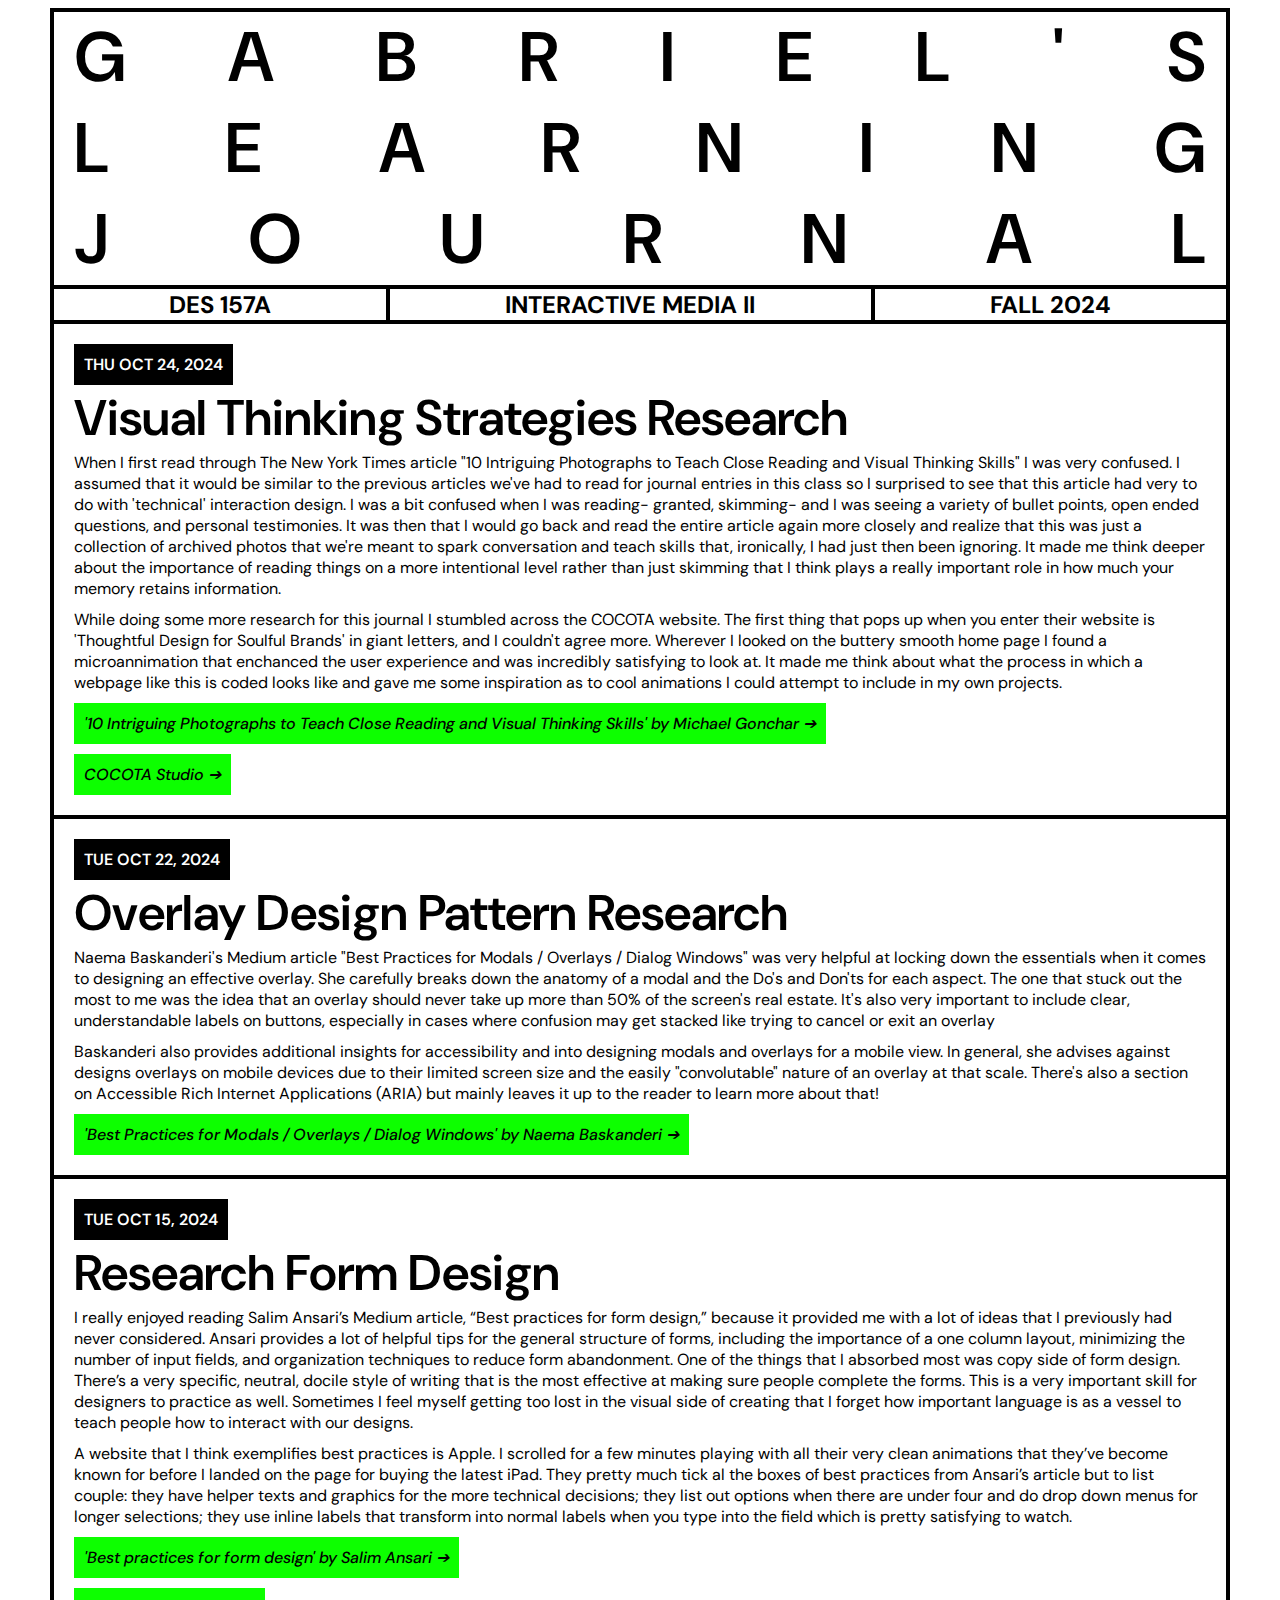
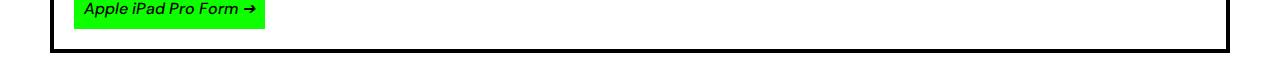
<file: journal/index.html>
<!DOCTYPE html>
<html lang="en">
<head>
    <meta charset="UTF-8">
    <meta name="viewport" content="width=device-width, initial-scale=1.0">
    <title>Learing Journal</title>
    <link rel="preconnect" href="https://fonts.googleapis.com">
    <link rel="preconnect" href="https://fonts.gstatic.com" crossorigin>
    <link href="https://fonts.googleapis.com/css2?family=DM+Sans:ital,opsz,wght@0,9..40,100..1000;1,9..40,100..1000&display=swap" rel="stylesheet">
    
    <link rel="apple-touch-icon" sizes="180x180" href="/apple-touch-icon.png">
    <link rel="icon" type="image/png" sizes="32x32" href="/favicon-32x32.png">
    <link rel="icon" type="image/png" sizes="16x16" href="/favicon-16x16.png">
    <link rel="manifest" href="/site.webmanifest">
    
    <link href="styles.css" rel="stylesheet">   

</head>
<body>
    <header>
        <h1 class="stretch">Gabriel's</h1>
        <h1 class="stretch">Learning</h1>
        <h1 class="stretch">Journal</h1>
        <div class="labels">
            <h2>DES 157A</h2>
            <h2 class="border">INTERACTIVE MEDIA II</h2>
            <h2 class="border">FALL 2024</h2>
        </div>
        
    </header>

    <main>
        <article>
            <date>Thu Oct 24, 2024</date>
            <h2>Visual Thinking Strategies Research</h2>
            
            <p>When I first read through The New York Times article "10 Intriguing Photographs to Teach Close Reading and Visual Thinking Skills" I was very confused. I assumed that it would be similar to the previous articles we've had to read for journal entries in this class so I surprised to see that this article had very to do with 'technical' interaction design. I was a bit confused when I was reading- granted, skimming- and I was seeing a variety of bullet points, open ended questions, and personal testimonies. It was then that I would go back and read the entire article again more closely and realize that this was just a collection of archived photos that we're meant to spark conversation and teach skills that, ironically, I had just then been ignoring. It made me think deeper about the importance of reading things on a more intentional level rather than just skimming that I think plays a really important role in how much your memory retains information.</p>
            <p>While doing some more research for this journal I stumbled across the COCOTA website. The first thing that pops up when you enter their website is 'Thoughtful Design for Soulful Brands' in giant letters, and I couldn't agree more. Wherever I looked on the buttery smooth home page I found a microannimation that enchanced the user experience and was incredibly satisfying to look at. It made me think about what the process in which a webpage like this is coded looks like and gave me some inspiration as to cool animations I could attempt to include in my own projects.</p>
            <a href="https://archive.nytimes.com/learning.blogs.nytimes.com/2015/02/27/10-intriguing-photographs-to-teach-close-reading-and-visual-thinking-skills/">'10 Intriguing Photographs to Teach Close Reading and Visual Thinking Skills' by Michael Gonchar &#10132;</a>
            <a href="https://cocotastudio.com">COCOTA Studio &#10132;</a>
        </article>

        <article>
            <date>Tue Oct 22, 2024</date>
            <h2>Overlay Design Pattern Research</h2>
            
            <p>Naema Baskanderi's Medium article "Best Practices for Modals / Overlays / Dialog Windows" was very helpful at locking down the essentials when it comes to designing an effective overlay. She carefully breaks down the anatomy of a modal and the Do's and Don'ts for each aspect. The one that stuck out the most to me was the idea that an overlay should never take up more than 50% of the screen's real estate. It's also very important to include clear, understandable labels on buttons, especially in cases where confusion may get stacked like trying to cancel or exit an overlay</p>
            <p>Baskanderi also provides additional insights for accessibility and into designing modals and overlays for a mobile view. In general, she advises against designs overlays on mobile devices due to their limited screen size and the easily "convolutable" nature of an overlay at that scale. There's also a section on Accessible Rich Internet Applications (ARIA) but mainly leaves it up to the reader to learn more about that!</p>
            <a href="https://uxplanet.org/best-practices-for-modals-overlays-dialog-windows-c00c66cddd8c">'Best Practices for Modals / Overlays / Dialog Windows' by Naema Baskanderi &#10132;</a>
        </article>

        <article>
            <date>Tue Oct 15, 2024</date>
            <h2>Research Form Design</h2>
            
            <p>I really enjoyed reading Salim Ansari’s Medium article, “Best practices for form design,” because it provided me with a lot of ideas that I previously had never considered.  Ansari provides a lot of helpful tips for the general structure of forms, including the importance of a one column layout, minimizing the number of input fields, and organization techniques to reduce form abandonment. One of the things that I absorbed most was copy side of form design. There’s a very specific, neutral, docile style of writing that is the most effective at making sure people complete the forms. This is a very important skill for designers to practice as well. Sometimes I feel myself getting too lost in the visual side of creating that I forget how important language is as a vessel to teach people how to interact with our designs. </p>
            <p>A website that I think exemplifies best practices is Apple. I scrolled for a few minutes playing with all their very clean animations that they’ve become known for before I landed on the page for buying the latest iPad. They pretty much tick al the boxes of best practices from Ansari’s article but to list couple: they have helper texts and graphics for the more technical decisions; they list out options when there are under four and do drop down menus for longer selections; they use inline labels that transform into normal labels when you type into the field which is pretty satisfying to watch.</p>
            <a href="https://uxdesign.cc/best-practices-for-form-design-ff5de6ca8e5f">'Best practices for form design' by Salim Ansari &#10132;</a>
            <a href="https://www.apple.com/shop/buy-ipad/ipad-pro/">Apple iPad Pro Form &#10132;</a>
        </article>
    </main>

    <script>
            const s = document.querySelectorAll('.stretch')
            for (var i = 0; i < s.length; i++){
                const a = Array.from(s[i].innerHTML);
                s[i].innerHTML = a.map(c => `<span>${c}</span>`).join('');
            }
    </script>
    
</body>
</html>
</file>
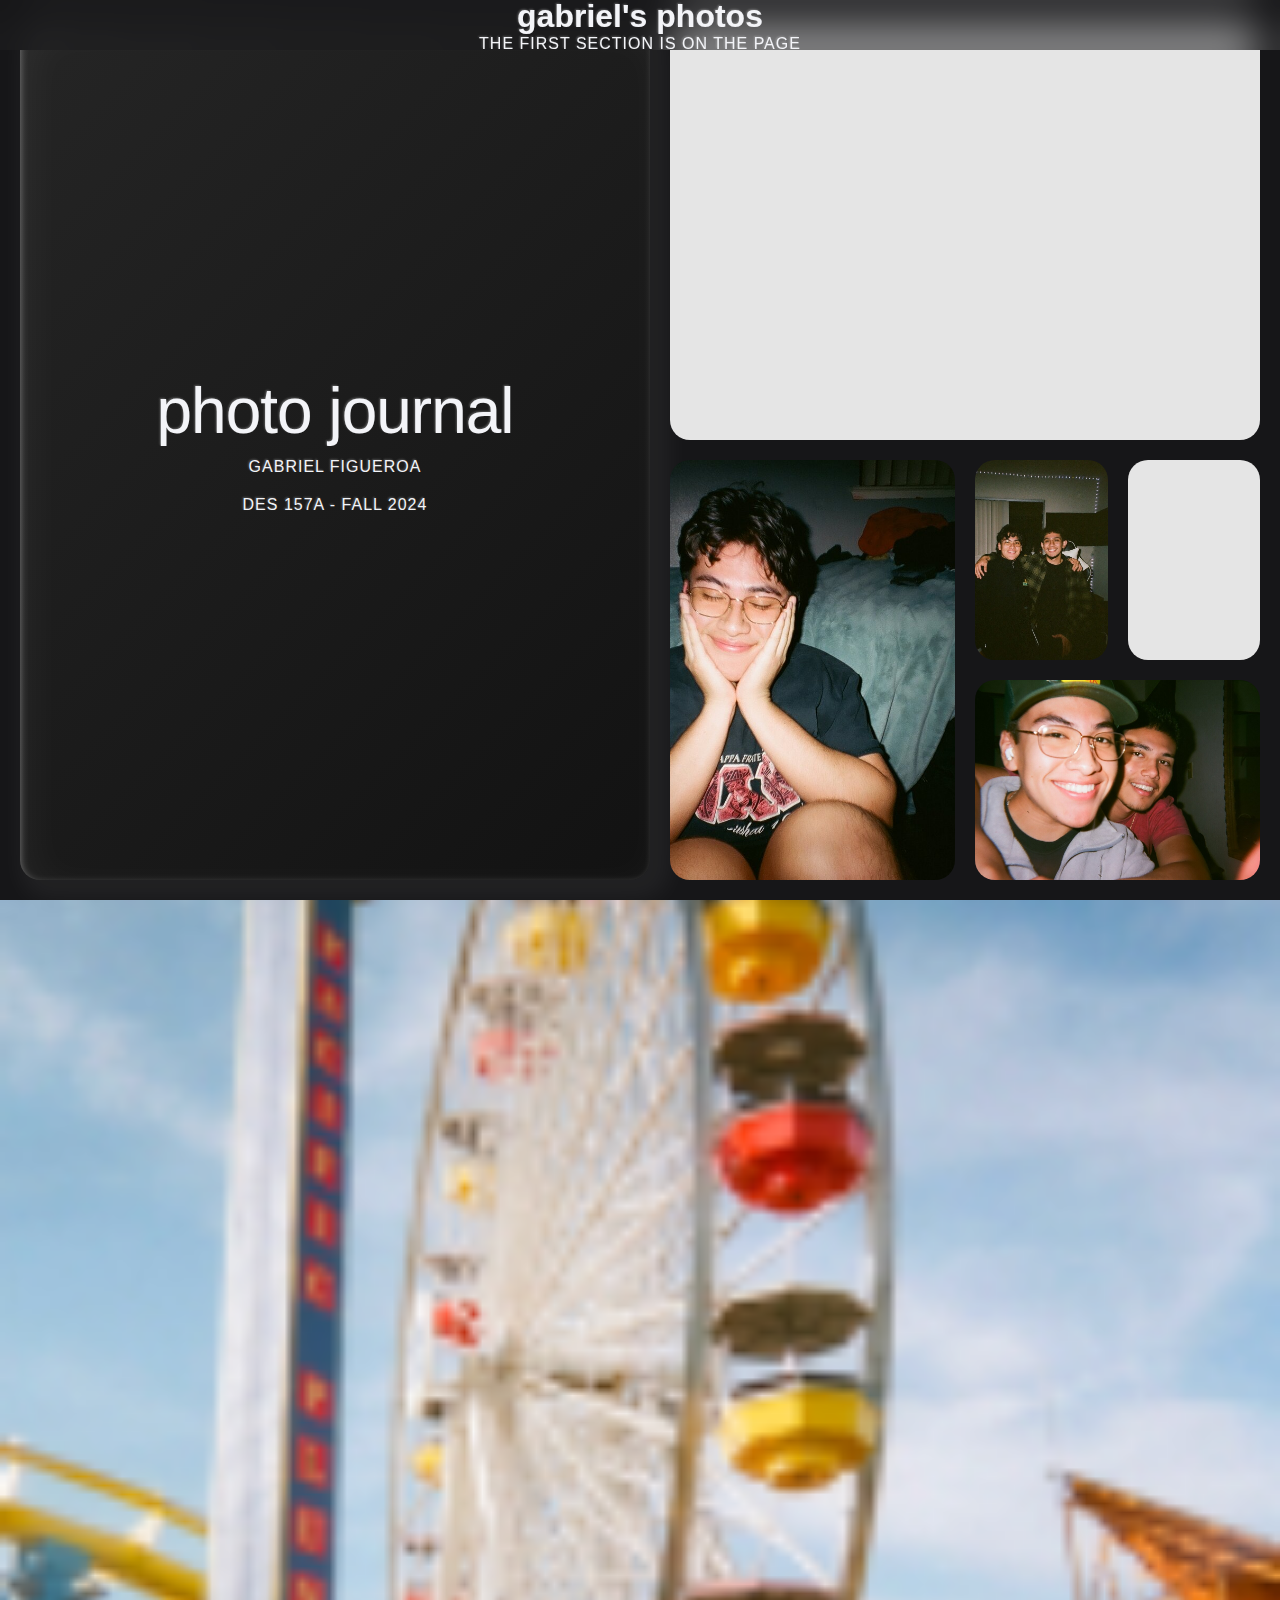
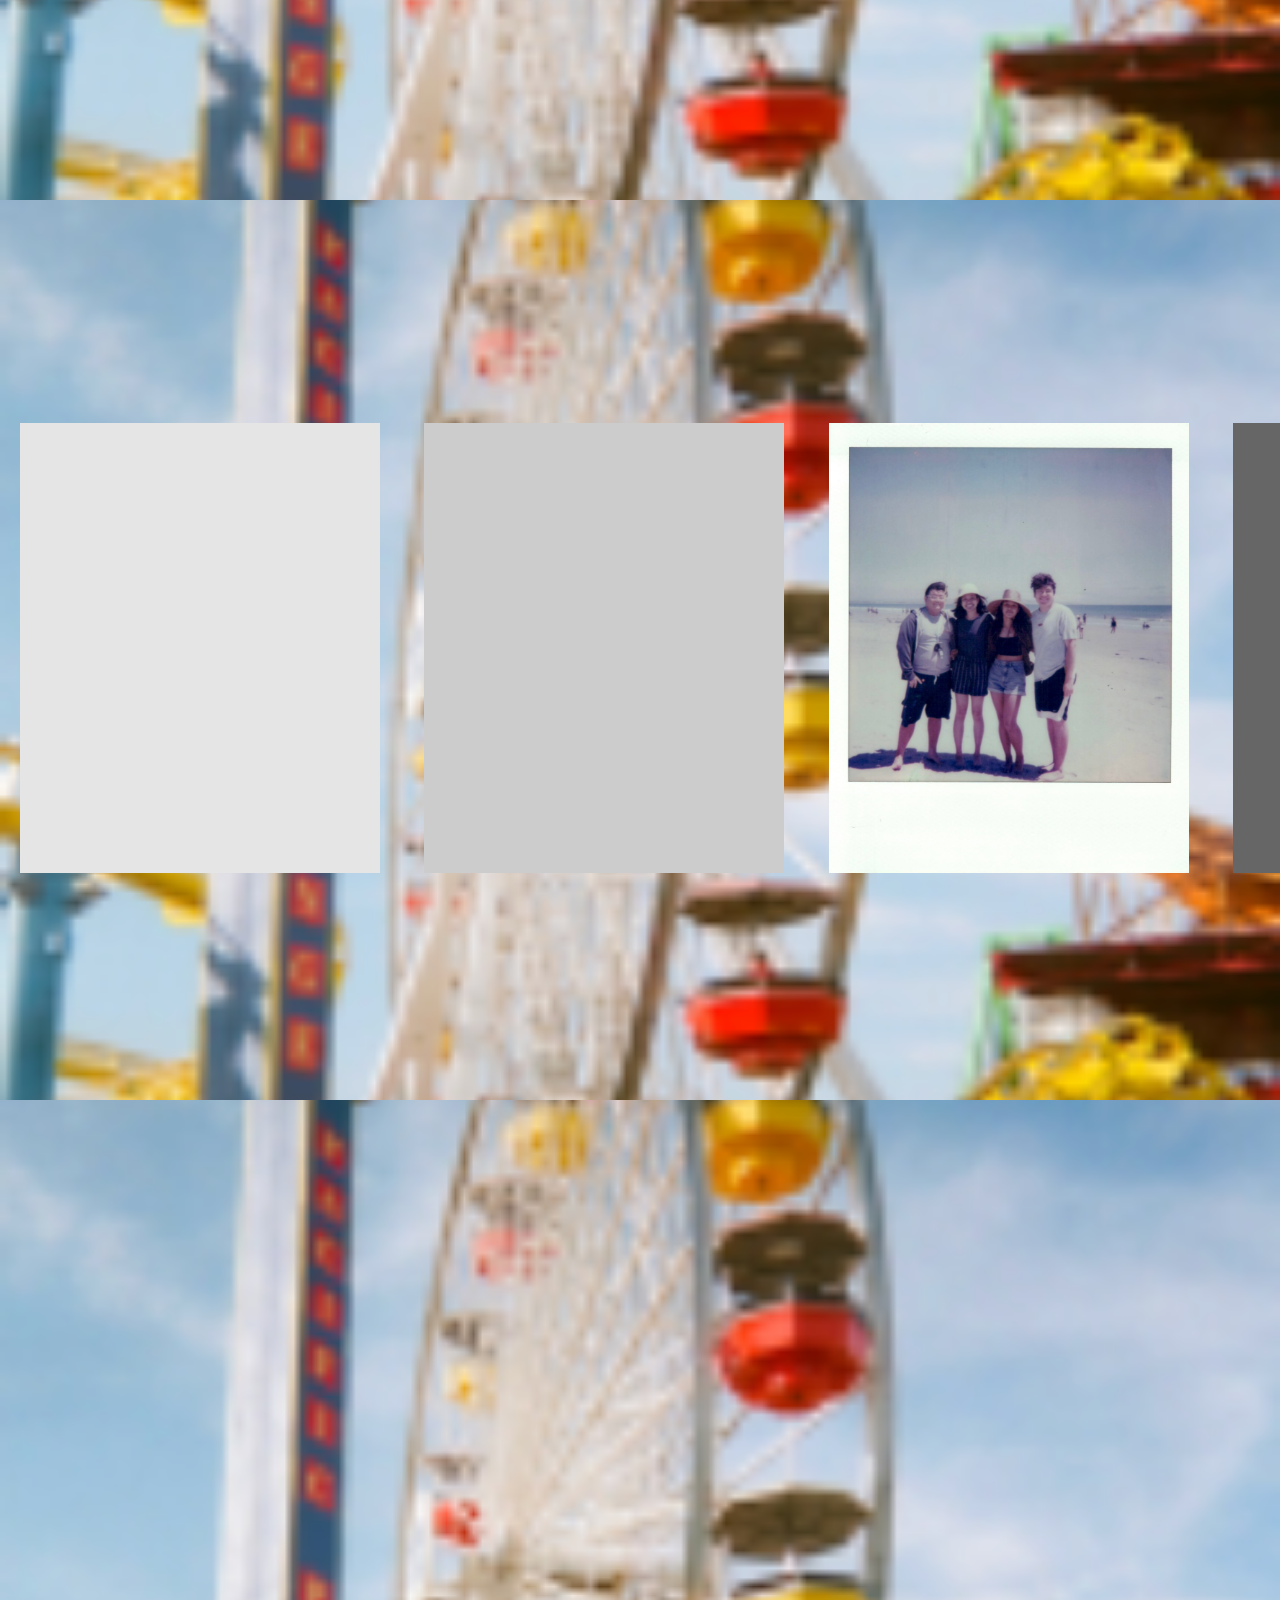
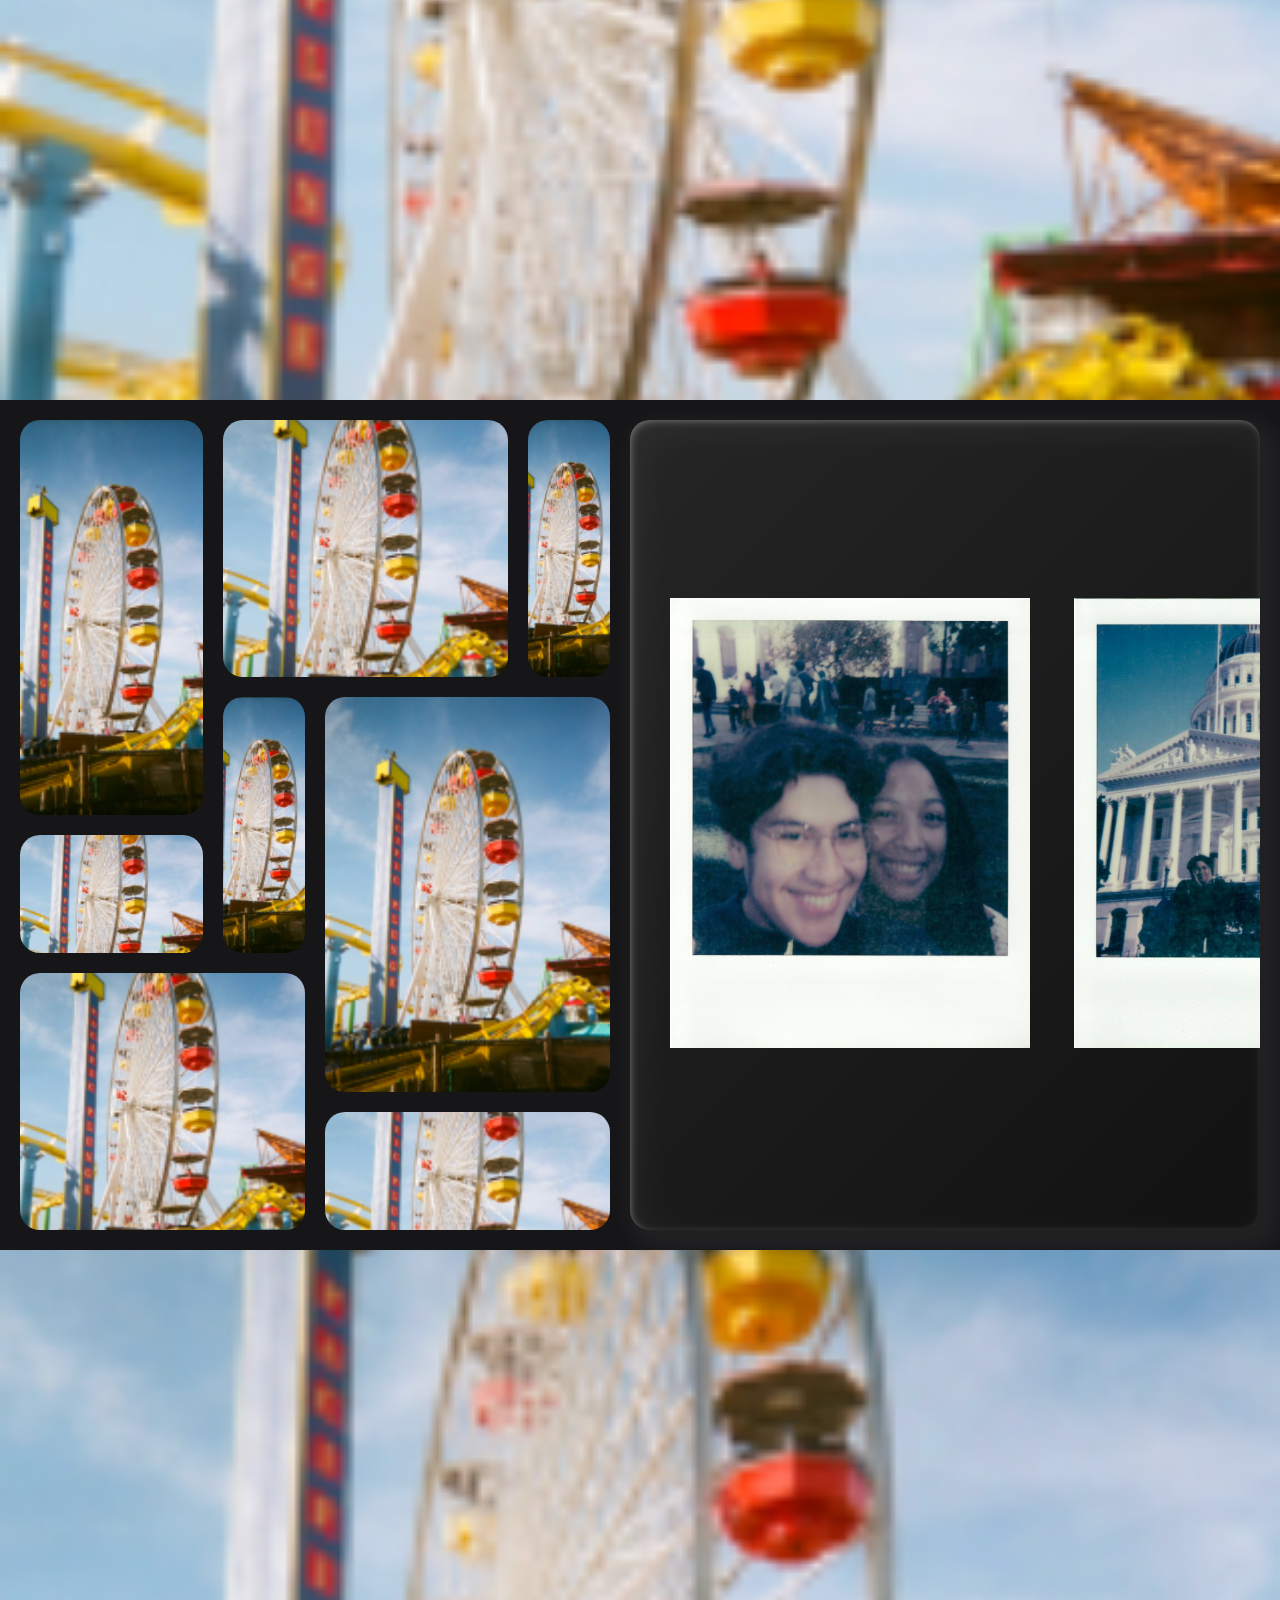
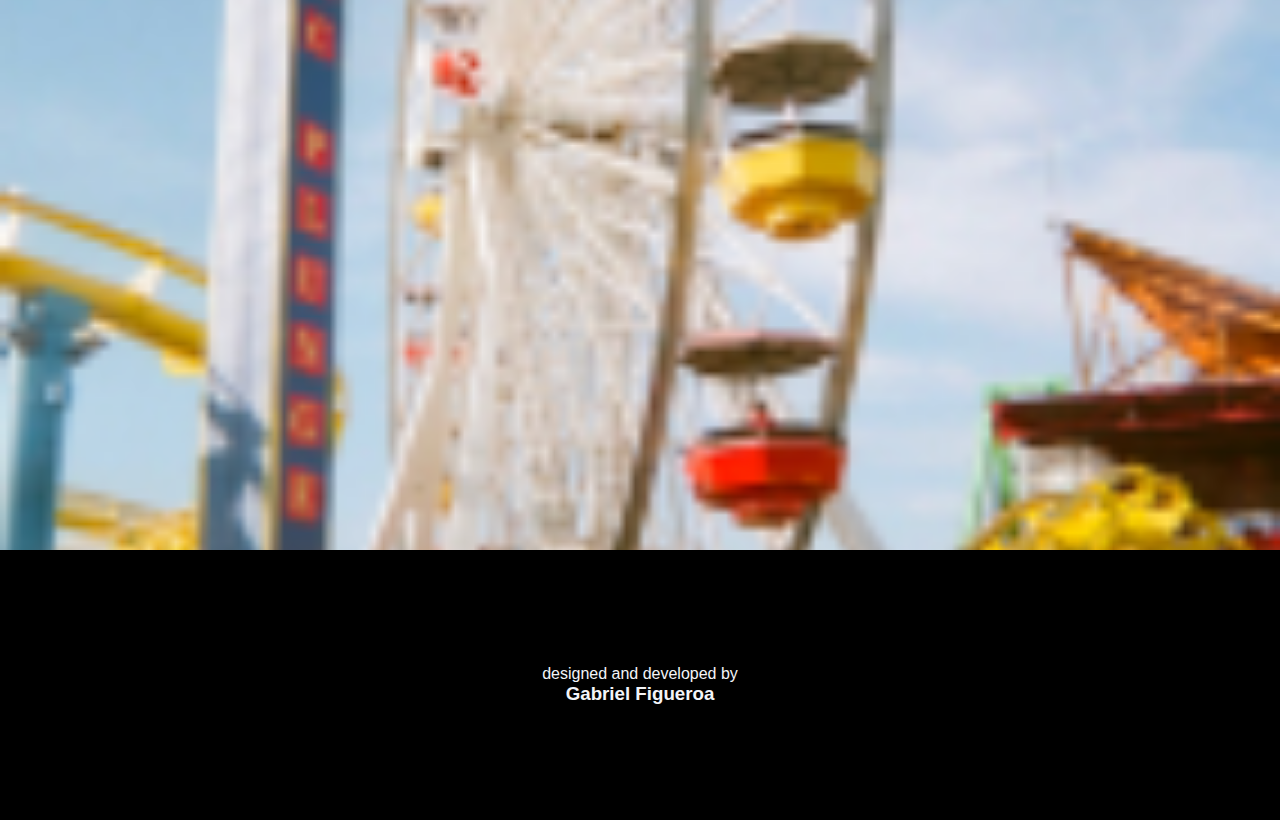
<file: studio2/index.html>
<!DOCTYPE html>
<html lang="en">
<head>
    <meta charset="UTF-8">
    <meta name="viewport" content="width=device-width, initial-scale=1.0">
    <title>Every Picture</title>
    <link rel="preconnect" href="https://fonts.googleapis.com">
    <link rel="preconnect" href="https://fonts.gstatic.com" crossorigin>
    <link href="https://fonts.googleapis.com/css2?family=Bricolage+Grotesque:opsz,wght@12..96,200..800&display=swap" rel="stylesheet">
    <link href="styles.css" rel="stylesheet">
    <script src="script.js" defer></script>
</head>
<body>
    <header>
        <h1>gabriel's photos</h1>
        <p>The first section is on the page</p>
        <div class="progressbar" id="progressbar-visible"></div>
    </header>

    <section id="section01" class="">
        <div id="sec1col1" class="glassbox">
            <h2>photo journal</h2>
            <p>Gabriel Figueroa</p>
            <p>DES 157A - FALL 2024</p>
        </div>
        <div id="sec1col2">
            <div class="slider-container gallery" id="gallery1">
                <div class="slider left">
                    <div class="img" id="img-visible-left"></div>
                    <div class="img" id="img-hidden-left"></div>
                    <div class="img" id="img-hidden-left"></div>
                    <div class="img" id="img-hidden-left"></div>
                    <div class="img" id="img-hidden-left"></div>
                </div>
            </div>
            <div class="slider-container gallery" id="gallery2">
                <div class="slider up">
                    <div class="img" id="img-visible-up"></div>
                    <div class="img" id="img-hidden-up"></div>
                    <div class="img" id="img-hidden-up"></div>
                    <div class="img" id="img-hidden-up"></div>
                    <div class="img" id="img-hidden-up"></div>
                </div>
            </div>
            <div class="slider-container gallery" id="gallery3">
                <div class="slider right">
                    <div class="img" id="img-visible-right"></div>
                    <div class="img" id="img-hidden-right"></div>
                    <div class="img" id="img-hidden-right"></div>
                    <div class="img" id="img-hidden-right"></div>
                    <div class="img" id="img-hidden-right"></div>
                </div>
            </div>
            <div class="slider-container gallery" id="gallery4">
                <div class="slider down">
                    <div class="img" id="img-visible-down"></div>
                    <div class="img" id="img-hidden-down"></div>
                    <div class="img" id="img-hidden-down"></div>
                    <div class="img" id="img-hidden-down"></div>
                    <div class="img" id="img-hidden-down"></div>
                </div>
            </div>
            <div class="slider-container gallery" id="gallery5">
                <div class="slider left">
                    <div class="img" id="img-visible-left"></div>
                    <div class="img" id="img-hidden-left"></div>
                    <div class="img" id="img-hidden-left"></div>
                    <div class="img" id="img-hidden-left"></div>
                    <div class="img" id="img-hidden-left"></div>
                </div>
            </div>
        </div>
    </section>
    <section id="section02" class="">
        <div class="slideshow">
            <div class="slider-container">
                <div class="slider up">
                    <div class="img" id="img-visible-up"></div>
                    <div class="img" id="img-hidden-up"></div>
                    <div class="img" id="img-hidden-up"></div>
                    <div class="img" id="img-hidden-up"></div>
                    <div class="img" id="img-hidden-up"></div>
                </div>
            </div>
        </div>
    </section>
    <section id="section03" class="">
        <div class="container">
            <div class="slideshow">
                <div class="slider-container">
                    <div class="slider right">
                        <div class="img" id="img-visible-right"></div>
                        <div class="img" id="img-hidden-right"></div>
                        <div class="img" id="img-hidden-right"></div>
                        <div class="img" id="img-hidden-right"></div>
                        <div class="img" id="img-hidden-right"></div>
                    </div>
                </div>
            </div>
            <div class="polaroids" id="polaroids1">
                <div class="polaroid-slide" id="polarslide1">
                    <img src="images/1.jpg" class="polaroid">
                    <img src="images/2.jpg" class="polaroid">
                    <img src="images/3.jpg" class="polaroid">
                    <img src="images/4.jpg" class="polaroid">
                    <img src="images/5.jpg" class="polaroid">
                </div>
                
            </div>
        </div>
        
    </section>
    <section id="section04" class="">
        <div class="slideshow">
            <div class="slider-container">
                <div class="slider down">
                    <div class="img" id="img-visible-down"></div>
                    <div class="img" id="img-hidden-down"></div>
                    <div class="img" id="img-hidden-down"></div>
                    <div class="img" id="img-hidden-down"></div>
                    <div class="img" id="img-hidden-down"></div>
                </div>
            </div>
        </div>
    </section>
    <section id="section05" class="">
        <div id="sec5col1" class="glassbox">
            <div class="polaroids" id="polaroids2">
                <div class="polaroid-slide" id="polarslide2">
                    <img src="images/6.jpg" class="polaroid">
                    <img src="images/7.jpg" class="polaroid">
                    <img src="images/8.jpg" class="polaroid">
                    <img src="images/9.jpg" class="polaroid">
                    <img src="images/10.jpg" class="polaroid">
                </div>
            </div>
        </div>
        <div id="sec5col2">
            <div class="slider-container gallery" id="gallery6">
                <div class="slider left">
                    <div class="img" id="img-visible-left"></div>
                    <div class="img" id="img-hidden-left"></div>
                    <div class="img" id="img-hidden-left"></div>
                    <div class="img" id="img-hidden-left"></div>
                    <div class="img" id="img-hidden-left"></div>
                </div>
            </div>
            <div class="slider-container gallery" id="gallery7">
                <div class="slider up">
                    <div class="img" id="img-visible-up"></div>
                    <div class="img" id="img-hidden-up"></div>
                    <div class="img" id="img-hidden-up"></div>
                    <div class="img" id="img-hidden-up"></div>
                    <div class="img" id="img-hidden-up"></div>
                </div>
            </div>
            <div class="slider-container gallery" id="gallery8">
                <div class="slider right">
                    <div class="img" id="img-visible-right"></div>
                    <div class="img" id="img-hidden-right"></div>
                    <div class="img" id="img-hidden-right"></div>
                    <div class="img" id="img-hidden-right"></div>
                    <div class="img" id="img-hidden-right"></div>
                </div>
            </div>
            <div class="slider-container gallery" id="gallery9">
                <div class="slider down">
                    <div class="img" id="img-visible-down"></div>
                    <div class="img" id="img-hidden-down"></div>
                    <div class="img" id="img-hidden-down"></div>
                    <div class="img" id="img-hidden-down"></div>
                    <div class="img" id="img-hidden-down"></div>
                </div>
            </div>
            <div class="slider-container gallery" id="gallery10">
                <div class="slider left">
                    <div class="img" id="img-visible-left"></div>
                    <div class="img" id="img-hidden-left"></div>
                    <div class="img" id="img-hidden-left"></div>
                    <div class="img" id="img-hidden-left"></div>
                    <div class="img" id="img-hidden-left"></div>
                </div>
            </div>
            <div class="slider-container gallery" id="gallery11">
                <div class="slider left">
                    <div class="img" id="img-visible-left"></div>
                    <div class="img" id="img-hidden-left"></div>
                    <div class="img" id="img-hidden-left"></div>
                    <div class="img" id="img-hidden-left"></div>
                    <div class="img" id="img-hidden-left"></div>
                </div>
            </div>
            <div class="slider-container gallery" id="gallery12">
                <div class="slider left">
                    <div class="img" id="img-visible-left"></div>
                    <div class="img" id="img-hidden-left"></div>
                    <div class="img" id="img-hidden-left"></div>
                    <div class="img" id="img-hidden-left"></div>
                    <div class="img" id="img-hidden-left"></div>
                </div>
            </div>
            <div class="slider-container gallery" id="gallery13">
                <div class="slider left">
                    <div class="img" id="img-visible-left"></div>
                    <div class="img" id="img-hidden-left"></div>
                    <div class="img" id="img-hidden-left"></div>
                    <div class="img" id="img-hidden-left"></div>
                    <div class="img" id="img-hidden-left"></div>
                </div>
            </div>
        </div>

<!-- 
        <div class="gallery" id="gallery6">
            <div class="polaroid">a - polaroid</div>
        </div>
        <div class="gallery" id="gallery7">
            <p>b</p>
        </div>
        <div class="gallery" id="gallery8">
            <p>c</p>
        </div>
        <div class="gallery" id="gallery9">
            <p>d</p>
        </div>
        <div class="gallery" id="gallery10">
            <p>e</p>
        </div>
        <div class="gallery" id="gallery11">
            <p>f</p>
        </div>
        <div class="gallery" id="gallery12">
            <p>g</p>
        </div>
        <div class="gallery" id="gallery13">
            <p>h</p>
        </div>
        <div class="gallery" id="gallery14">
            <div class="polaroid">i - polaroid</div>
        </div> -->
    </section>
    <section id="section06" class="">
        <div class="slideshow">
            <div class="slider-container">
                <div class="slider up">
                    <div class="img" id="img-visible-up"></div>
                    <div class="img" id="img-hidden-up"></div>
                    <div class="img" id="img-hidden-up"></div>
                    <div class="img" id="img-hidden-up"></div>
                    <div class="img" id="img-hidden-up"></div>
                </div>
            </div>
        </div>
    </section>

    <footer>
        <div>
            <p1>designed and developed by</p1>
            <h3>Gabriel Figueroa</h3>
        </div>
    </footer>

    
</body>
</html>
</file>
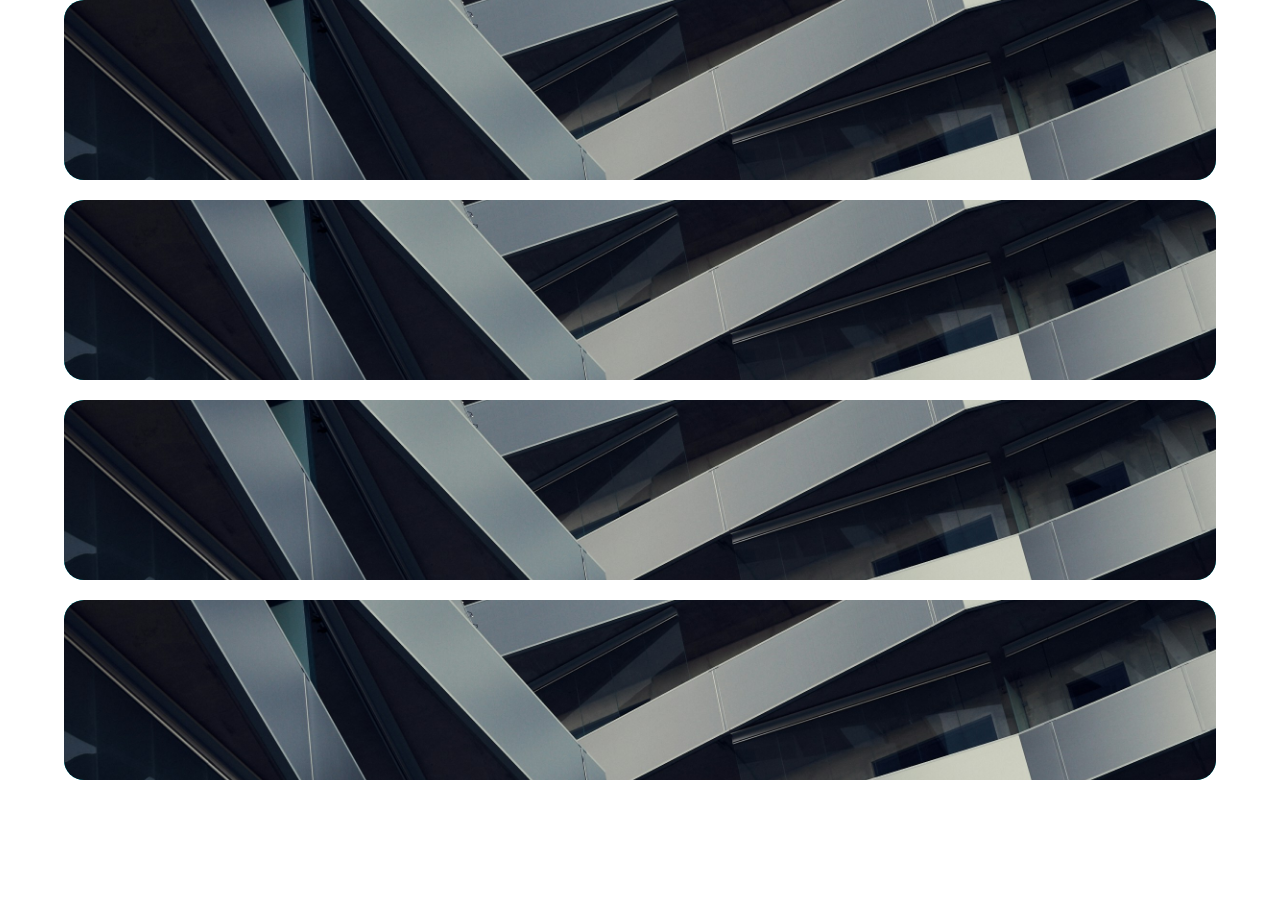
<file: tests/index.html>
<!DOCTYPE html>
<html lang="en">
<head>
    <meta charset="UTF-8">
    <meta name="viewport" content="width=device-width, initial-scale=1.0">
    <title>Test slider</title>
    <link href="styles.css" rel="stylesheet">
    <script src="script.js" defer></script>
</head>
<body>
    <div class="slider-container">
        <div class="slider left">
            <div class="img" id="img-visible-left"></div>
            <div class="img" id="img-hidden-left"></div>
            <div class="img" id="img-hidden-left"></div>
            <div class="img" id="img-hidden-left"></div>
            <div class="img" id="img-hidden-left"></div>
        </div>
    </div>

    <div class="slider-container">
        <div class="slider up">
            <div class="img" id="img-visible-up"></div>
            <div class="img" id="img-hidden-up"></div>
            <div class="img" id="img-hidden-up"></div>
            <div class="img" id="img-hidden-up"></div>
            <div class="img" id="img-hidden-up"></div>
        </div>
    </div>

    <div class="slider-container">
        <div class="slider down">
            <div class="img" id="img-visible-down"></div>
            <div class="img" id="img-hidden-down"></div>
            <div class="img" id="img-hidden-down"></div>
            <div class="img" id="img-hidden-down"></div>
            <div class="img" id="img-hidden-down"></div>
        </div>
    </div>

    <div class="slider-container">
        <div class="slider right">
            <div class="img" id="img-visible-right"></div>
            <div class="img" id="img-hidden-right"></div>
            <div class="img" id="img-hidden-right"></div>
            <div class="img" id="img-hidden-right"></div>
            <div class="img" id="img-hidden-right"></div>
        </div>
    </div>
    

</body>
</html>
</file>
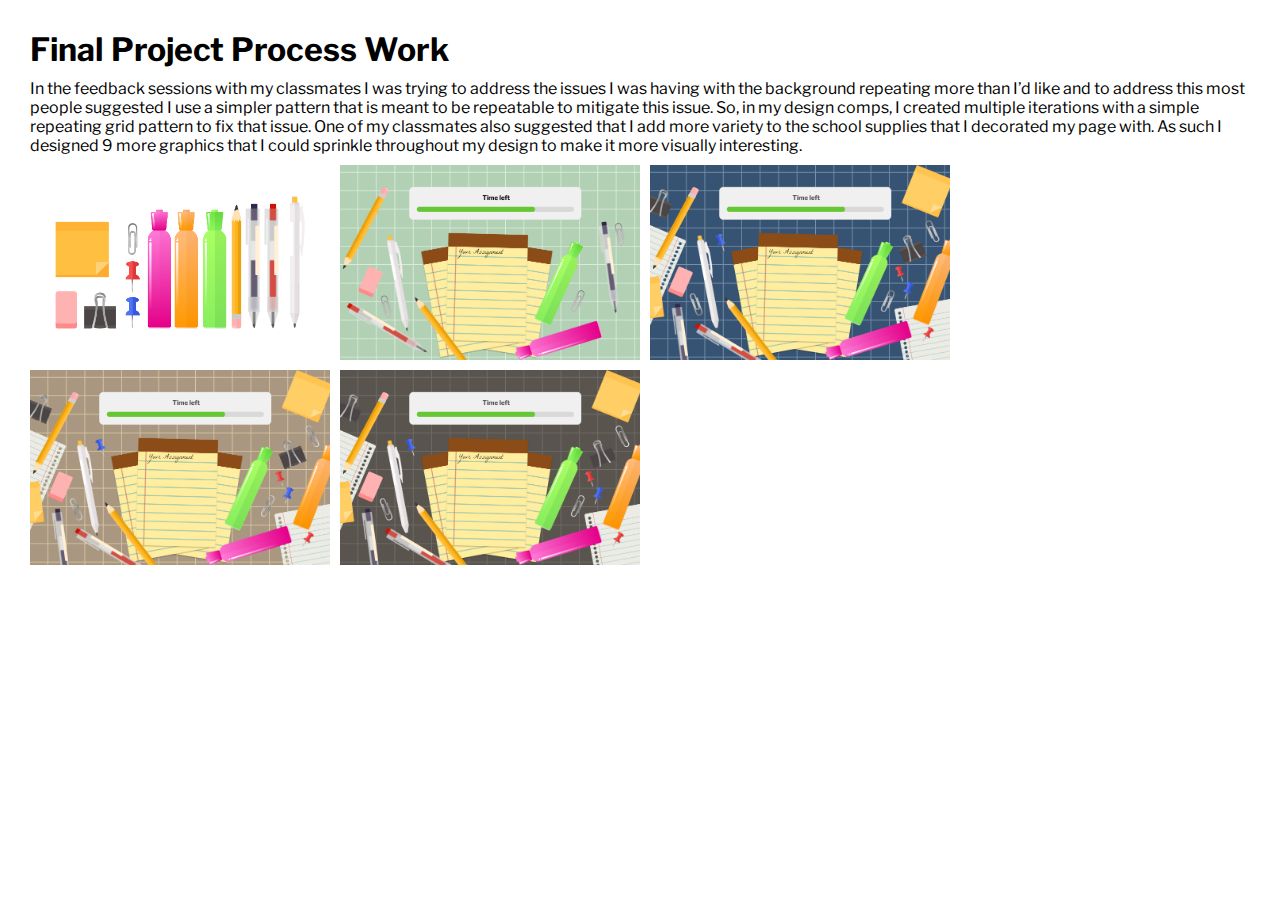
<file: final/processwork/index.html>
<!DOCTYPE html>
<html lang="en">
<head>
    <meta charset="UTF-8">
    <meta name="viewport" content="width=device-width, initial-scale=1.0">
    <link rel="preconnect" href="https://fonts.googleapis.com">
    <link rel="preconnect" href="https://fonts.gstatic.com" crossorigin>
    <link href="https://fonts.googleapis.com/css2?family=La+Belle+Aurore&family=Lacquer&family=Libre+Franklin:ital,wght@0,100..900;1,100..900&display=swap" rel="stylesheet">
    <link rel="preconnect" href="https://fonts.googleapis.com">
    <link rel="preconnect" href="https://fonts.gstatic.com" crossorigin>
    <link href="https://fonts.googleapis.com/css2?family=Homemade+Apple&family=Pangolin&display=swap" rel="stylesheet">    
    <title>Final Project Process Work</title>
    <link href="styles.css" rel="stylesheet">
</head>
<body>
    <main>
        <h1>Final Project Process Work</h1>
        

            <p>In the feedback sessions with my classmates I was trying to address the issues I was having with the background repeating more than I’d like and to address this most people suggested I use a simpler pattern that is meant to be repeatable to mitigate this issue. So, in my design comps, I created multiple iterations with a simple repeating grid pattern to fix that issue. One of my classmates also suggested that I add more variety to the school supplies that I decorated my page with. As such I designed 9 more graphics that I could sprinkle throughout my design to make it more visually interesting. </p>
        

        <div id="grid">
            <img src="images/Assets.jpg" alt="school supplies">
            <img src="images/MacBook Pro 14_ - 1.jpg" alt="design comp 1">
            <img src="images/MacBook Pro 14_ - 2.jpg" alt="design comp 2">
            <img src="images/MacBook Pro 14_ - 3.jpg" alt="design comp 3">
            <img src="images/MacBook Pro 14_ - 4.jpg" alt="design comp 4">
        </div>
    </main>
</body>
</html>
</file>
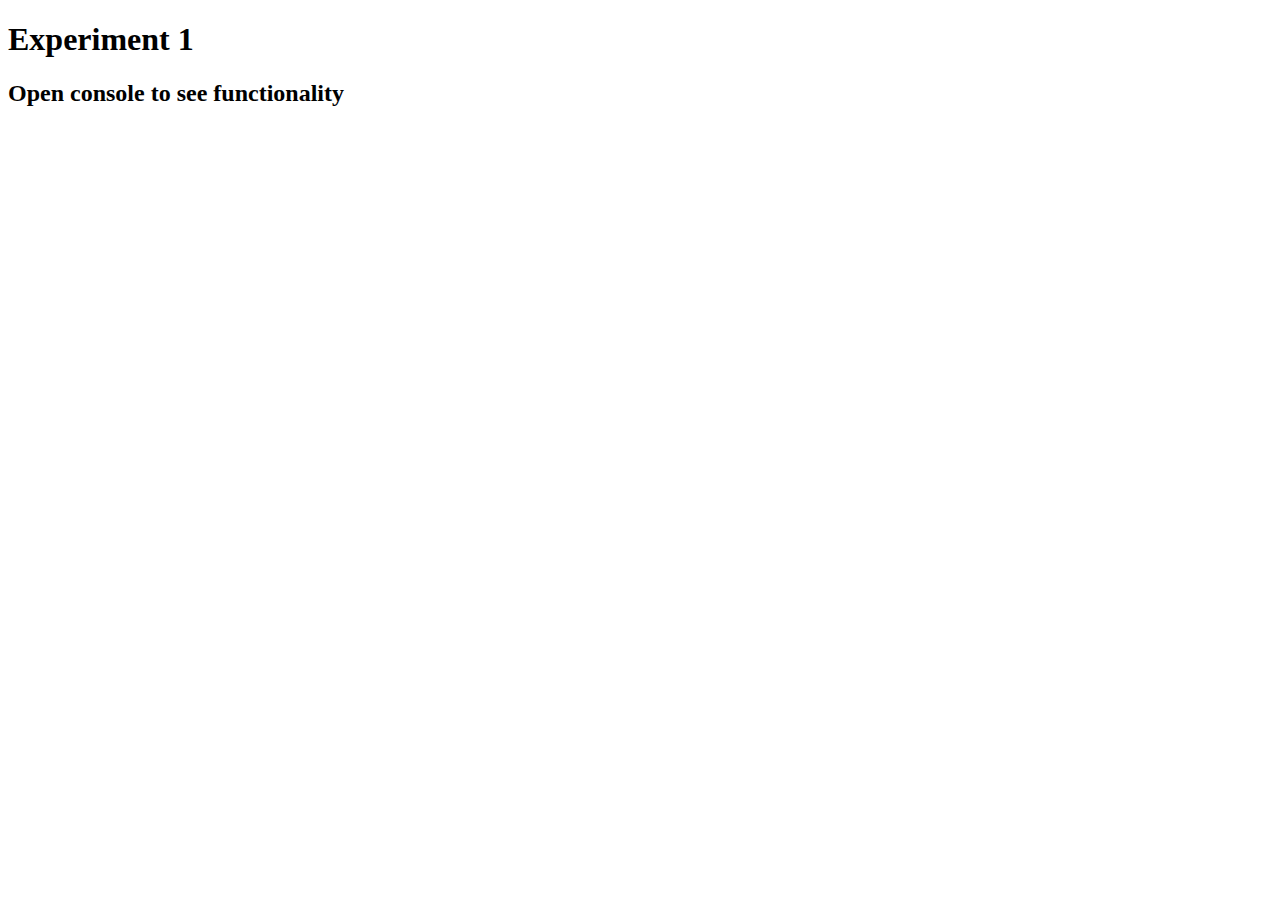
<file: exp/exp1.html>
<!DOCTYPE html>
<html lang="en">
<head>
    <meta charset="UTF-8">
    <meta name="viewport" content="width=device-width, initial-scale=1.0">
    <title>Experiment 1</title>
</head>
<body>
    <h1>Experiment 1</h1>
    <h2>Open console to see functionality</h2>
    <script>
        /*
        Prints all the numbers from 1 to 100, with two exceptions:
        (1) For numbers divisible by 3, print "Fizz" instead of the number
        (2) For numbers divisible by 5 (and not 3), print "Buzz" instead.
        */
        for (var num = 1; num <= 100; num++){
            if (num % 3 == 0){
                console.log(`Fizz`);
            } else if ((num % 3 != 0) & (num % 5 == 0)){
                console.log(`Buzz`);
            } else {
                console.log(num);
            }
        }
    </script>
</body>
</html>
</file>
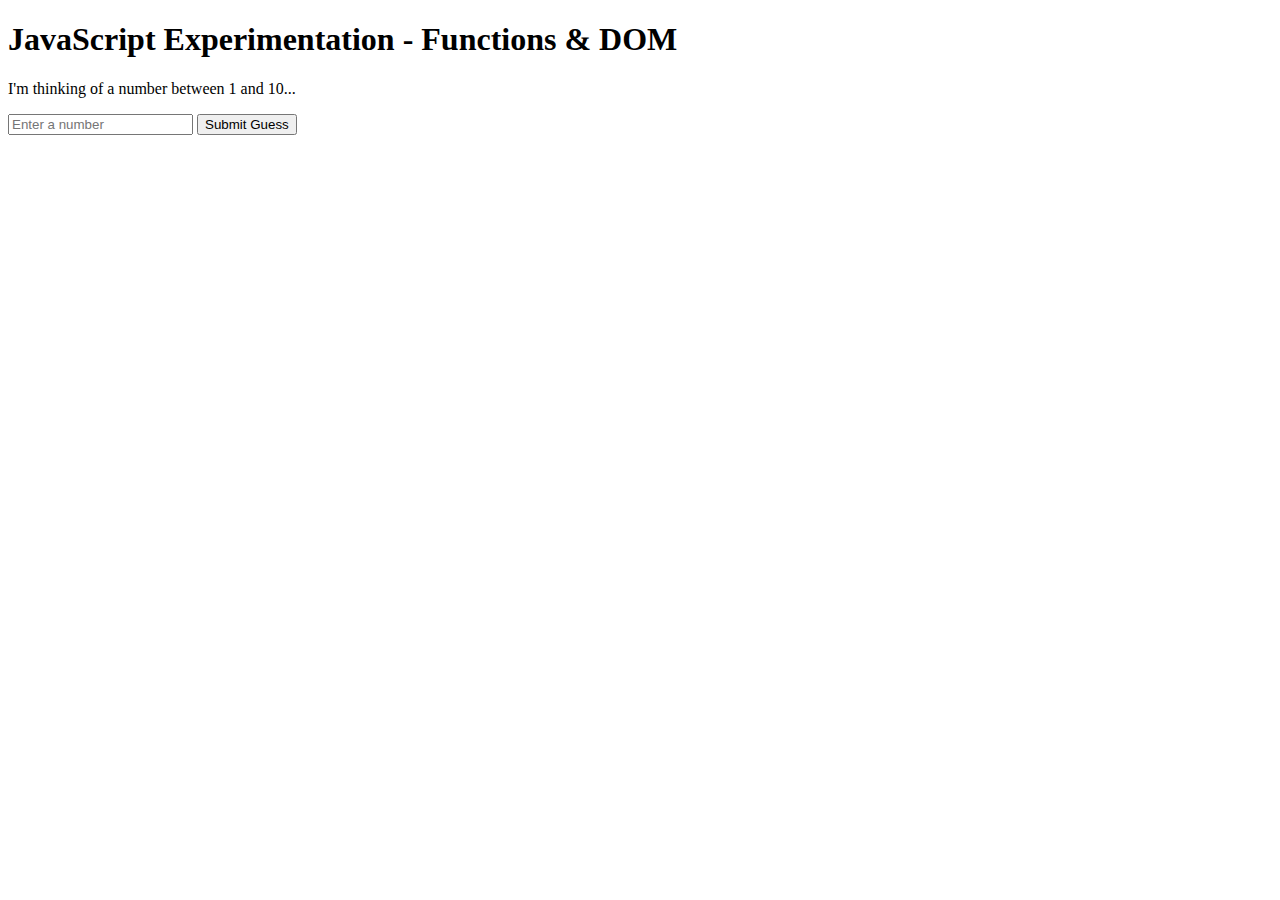
<file: exp/exp2.html>
<!DOCTYPE html>
<html lang="en">
<head>
    <meta charset="UTF-8">
    <meta name="viewport" content="width=device-width, initial-scale=1.0">
    <title>JS Experimentation - Functions & DOM</title>
</head>
<body>
    <h1>JavaScript Experimentation - Functions & DOM</h1>
    <p>I'm thinking of a number between 1 and 10...</p>
    <div class="game">
        <p id="feedback"></p>
        <input type="number" id="guessInput" placeholder="Enter a number" />
        <button id="submitGuess">Submit Guess</button>
    </div>

    <script>
        function randomInt(min, max){
            return Math.floor((max - min + 1) * Math.random()) + min;
        }

        function higherLower() {
            const target = randomInt(1, 10);
            let success = false;
            const feedback = document.getElementById('feedback');
            const guessInput = document.getElementById('guessInput');
            const submitButton = document.getElementById('submitGuess');
            
            submitButton.addEventListener('click', function() {
                const guess = parseInt(guessInput.value);
                if (isNaN(guess)) {
                    feedback.innerHTML = "Please enter a valid number!";
                } else if (guess < target) {
                    feedback.innerHTML = `${guess} is too low`;
                } else if (guess > target) {
                    feedback.innerHTML = `${guess} is too high`;
                } else {
                    feedback.innerHTML = `The number was ${target}! You guessed it right!`;
                    success = true;
                    submitButton.disabled = true; 
                }
                guessInput.value = ''; 
            });
        }

        higherLower();
    </script>
    
</body>
</html>
</file>
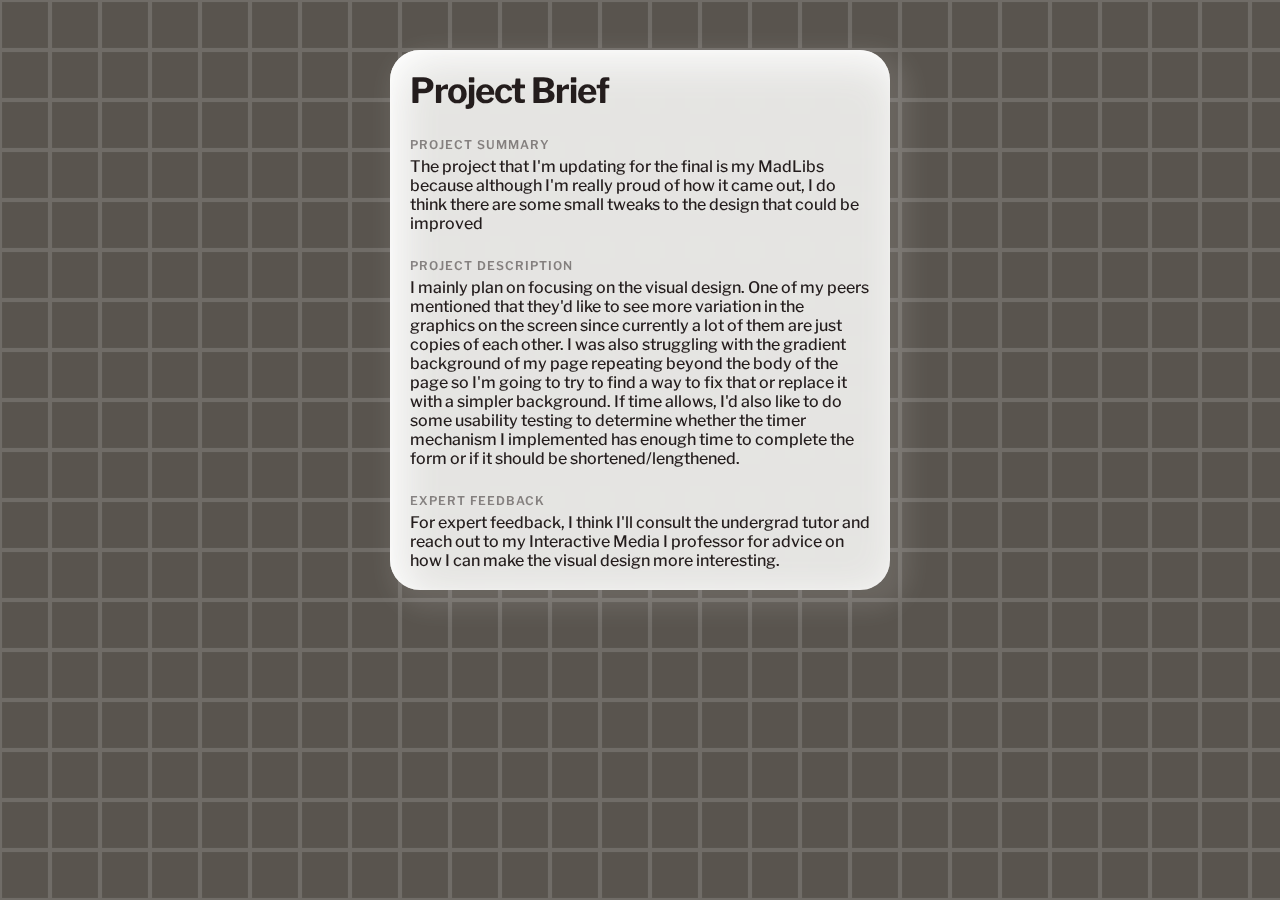
<file: final/brief.html>
<!DOCTYPE html>
<html lang="en">
<head>
    <meta charset="UTF-8">
    <meta name="viewport" content="width=device-width, initial-scale=1.0">
    <link rel="preconnect" href="https://fonts.googleapis.com">
    <link rel="preconnect" href="https://fonts.gstatic.com" crossorigin>
    <link href="https://fonts.googleapis.com/css2?family=La+Belle+Aurore&family=Lacquer&family=Libre+Franklin:ital,wght@0,100..900;1,100..900&display=swap" rel="stylesheet">
    <link rel="preconnect" href="https://fonts.googleapis.com">
    <link rel="preconnect" href="https://fonts.gstatic.com" crossorigin>
    <link href="https://fonts.googleapis.com/css2?family=Homemade+Apple&family=Pangolin&display=swap" rel="stylesheet"> 
    <title>Project Brief</title>
    <link href="styles.css" rel="stylesheet">
</head>
<body>
    <main>
        <h1>Project Brief</h1>


        <h2>Project Summary</h2>
        <p>The project that I'm updating for the final is my MadLibs because although I'm really proud of how it came out, I do think there are some small tweaks to the design that could be improved</p>
    
    
        <h2>Project Description</h2>
        <p>I mainly plan on focusing on the visual design. One of my peers mentioned that they'd like to see more variation in the graphics on the screen since currently a lot of them are just copies of each other. I was also struggling with the gradient background of my page repeating beyond the body of the page so I'm going to try to find a way to fix that or replace it with a simpler background. If time allows, I'd also like to do some usability testing to determine whether the timer mechanism I implemented has enough time to complete the form or if it should be shortened/lengthened.</p>
    
    
        <h2>Expert Feedback</h2>
        <p>For expert feedback, I think I'll consult the undergrad tutor and reach out to my Interactive Media I professor for advice on how I can make the visual design more interesting.</p>
    </main>
    

</body>
</html>
</file>
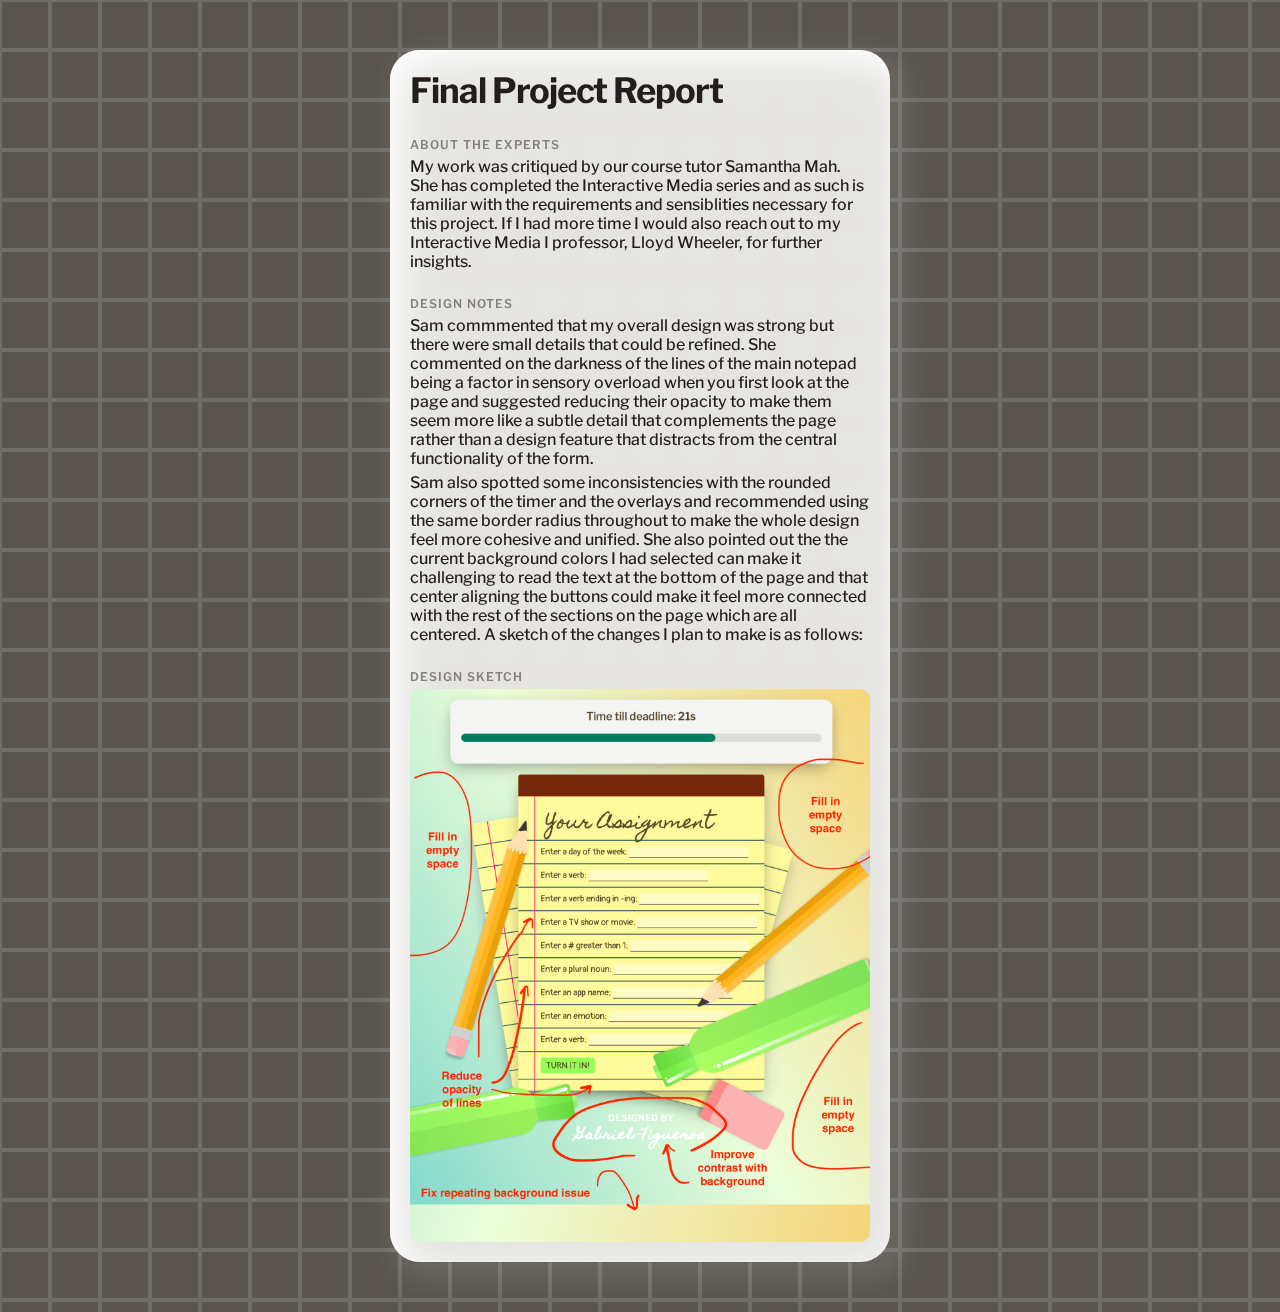
<file: final/report.html>
<!DOCTYPE html>
<html lang="en">
<head>
    <meta charset="UTF-8">
    <meta name="viewport" content="width=device-width, initial-scale=1.0">
    <link rel="preconnect" href="https://fonts.googleapis.com">
    <link rel="preconnect" href="https://fonts.gstatic.com" crossorigin>
    <link href="https://fonts.googleapis.com/css2?family=La+Belle+Aurore&family=Lacquer&family=Libre+Franklin:ital,wght@0,100..900;1,100..900&display=swap" rel="stylesheet">
    <link rel="preconnect" href="https://fonts.googleapis.com">
    <link rel="preconnect" href="https://fonts.gstatic.com" crossorigin>
    <link href="https://fonts.googleapis.com/css2?family=Homemade+Apple&family=Pangolin&display=swap" rel="stylesheet"> 
    <title>Final Project Report</title>
    <link href="styles.css" rel="stylesheet">
</head>
<body>
    <main>
        <h1>Final Project Report</h1>


        <h2>About the Experts</h2>
        <p>My work was critiqued by our course tutor Samantha Mah. She has completed the Interactive Media series and as such is familiar with the requirements and sensiblities necessary for this project. If I had more time I would also reach out to my Interactive Media I professor, Lloyd Wheeler, for further insights.</p>
    
    
        <h2>Design notes</h2>
        <p>Sam commmented that my overall design was strong but there were small details that could be refined. She commented on the darkness of the lines of the main notepad being a factor in sensory overload when you first look at the page and suggested reducing their opacity to make them seem more like a subtle detail that complements the page rather than a design feature that distracts from the central functionality of the form.</p>
        <p>Sam also spotted some inconsistencies with the rounded corners of the timer and the overlays and recommended using the same border radius throughout to make the whole design feel more cohesive and unified. She also pointed out the the current background colors I had selected can make it challenging to read the text at the bottom of the page and that center aligning the buttons could make it feel more connected with the rest of the sections on the page which are all centered. A sketch of the changes I plan to make is as follows:</p>
    
    
        <h2>Design Sketch</h2>
        <img src="images/sketch.png" alt="plan of changes to be made">
    </main>
    

</body>
</html>
</file>
<file: journal/styles.css>
* {
  font-family: "DM Sans", sans-serif;
  font-optical-sizing: auto;
  font-style: normal;

}

.stretch {
    display: flex; justify-content: space-between;
}

body {
    border: 4px solid black;
    margin-left: 50px;
    margin-right: 50px;
}

header {
    margin: 0px;
}

header h1{
    text-transform: uppercase;
    margin: auto;
    font-size: 70px;
    margin-left: 20px;
    margin-right: 20px;
    font-weight: 600;
}

.labels {
    display: flex;
}

.labels h2 {
    flex: auto;
    box-sizing: border-box;
    text-align: center;
    border-top: 4px solid black;
    margin: auto;
    padding-left: 20px;
    padding-right: 20px;

}

.border {
    border-left: 4px solid black;
}

article {
    display: flex;
    gap: 10px;
    flex-direction: column;
    border-top: 4px solid black;
    padding: 20px;
    margin: auto;
}

article h2, article p {
    margin: 0;
}

article h2 {
    font-size: 50px;
    text-align: left;
    font-weight: 600;
    line-height: 47px;
}



article a {
    padding: 10px;
    background-color: rgb(13, 255, 0);
    width: fit-content;
    color:black;
    text-decoration: none;
    font-style: italic;
    font-weight: 500;
    transition: 0.25s;
}

article a:hover {
    color: white;
    background-color: rgb(255, 0, 93);
}

article date {
    text-transform: uppercase;
    font-weight: 600;
    background-color: black;
    color: white;
    padding: 10px;
    width: fit-content;
}
</file>
<file: studio2/styles.css>
* {
    margin: 0;
    padding: 0;
    box-sizing: border-box;
    font-family: "Onest", sans-serif;
    color: #f3f4f8;
    
}

/* Hide scrollbar for Chrome, Safari and Opera */
body::-webkit-scrollbar {
    display: none;
}

body {
    font-family: Arial, Helvetica, sans-serif;
    color: #4a4a4a;
    /* padding-bottom: calc(100svh - 50px); */
    margin: 0;
    background-color: #161618;
}

header {
    height: 50px;
    position: sticky;
    top:0;
    width: 100%;
    color: #f3f4f8;
    background-color: #16161876;
    display: flex;
    flex-direction: column;
    place-content: center;
    text-align: center;
    z-index: 3;
    backdrop-filter: blur(20px);
    transition: all 0.5s ease;
    
}

header p {
    
}

p, h1, h2 {
  text-shadow: -1px -1px 2px rgba(255,255,255,0.25);
}

.progressbar {
    position: absolute;
    bottom: 0;
    left: 0;
    height: 3px;
    width: calc(100vw*(0/5));
    background-color: white;
    transition: all 1s ease;
    
}

section {
    box-sizing: border-box;
    /* border: 5px solid #d3e019; */
    height: calc(100svh - 50px);
    display: grid;
    place-content: center;
    text-align: center;
    transition: all 0.5s;
}

#section01 {
    display: flex;
    gap: 20px;
    margin-top: -50px;
    padding: 20px;
    height: 100svh;
}

#sec1col1 {
    flex: 1;
    border-radius: 20px;
    display: flex;
    flex-direction: column;
    align-items: center;
    justify-content: center;
    padding: 20px;
    gap: 20px;
}

h2 {
    font-size: 4em;
    font-weight: 500;
    line-height: 80%;
    letter-spacing: -1px;
}

p {
    font-size: 1em;
    text-transform: uppercase;
    font-weight: 500;
    letter-spacing: 1px;
    text-align: center;
}

.glassbox{
    background:linear-gradient(135deg,#252525, #121212); ;
    box-shadow: inset 10px 10px 43px 0px rgba(255,255,255,0.05), 10px 10px 23px 10px rgba(255,255,255,0.05),inset 2px 2px 10px -3px rgba(255,255,255,0.5);
    /* border: #252525 1px solid;  */
}

#sec1col2 {
    /* background-color: #d3e019; */
    flex: 1;
    border-radius: 10px;
    display: grid;
    grid-template-columns: repeat(4, 1fr);
    grid-template-rows: repeat(4, 1fr);
    grid-template-areas: 
        "A A A A"
        "A A A A"
        "B B C D"
        "B B E E";
    grid-gap: 20px;
}
    

.gallery {
    border-radius: 20px;
    /* background-color: #804e4e; */
    overflow: hidden;
}

#gallery1{
    grid-area: A;
}

#gallery2{
    grid-area:B;
}

#gallery3{
    grid-area:C;
}

#gallery4{
    grid-area:D;
}
#gallery5{
    grid-area:E;
}

#section02 {
    background:#6582a8;
}

#section02, #section04, #section06 {
    height: 100vh;
    display: flex;
}

@keyframes slide {
    from {
        transform: translateX(0);
    }
    to {
        transform: translateX(-100%);
    }
}

#section03 {
    display: flex;
    align-items: center;
    height: 100vh;
    /* background-color: #d3e019; */
}

.section-active {
    margin: 20px;
}

.container {
    width: 100%;
    height: 100%;
    position: relative;
    display: flex;
    align-items: center;
    overflow: hidden;
    transition: all 1s ease-in-out;
}

.container-active {
    width: 100%;
    height: calc(100vh - 50px - 40px);
    position: relative;
    display: flex;
    align-items: center;
    /* padding: 20px; */
    margin: 20px;
    border-radius: 20px;
    overflow: hidden;
    transition: all 1s ease-in-out;
}

.slideshow {
    width: 100%;
    height: 100%;
}

#slideshow3 {
}

#slideshow3-active {
    
}
/* 
#slideshow3-active{
    background-color: #d3e019;
    margin: 20px;
    border-radius: 20px;
    overflow: hidden;
    display: grid;
    place-items: center;
    transition: all 1s ease-in-out;
}

#slideshow3{
    background-color: #d3e019;
    margin: 0px;
    border-radius: 0px;
    overflow: hidden;
    display: grid;
    place-items: center;
    transition: all 1s ease-in-out;
} */

.polaroids {
    white-space: nowrap;
    position: absolute;
    z-index: 2;
}

.polaroid-slide {
    display: inline-block;
    animation: 10s slide infinite linear;
}

.polaroid-slide img {
    height: 50vh;
    aspect-ratio: 4/5;
    background-color: #f40c9f;
    margin: 0 20px;
}

.polaroid-slide img:last-child {
    background-color: #a31870;
}



/* #polaroid-slide {
    display: flex;
    flex-direction: row;
    gap: 40px;
    align-items: left;
    animation: 5s slide infinte linear;
}

.polaroid {
    height: 50vh;
    aspect-ratio: 2/3;
    background-color: #f40c9f;
} */

#section04{
    background-color: #aa7f7f;
}

#section05 {
    display: flex;
    flex-direction: row-reverse;
    gap: 20px;
    margin: 0;
    padding: 20px;
    
}

#sec5col1 {
    flex: 1;
    border-radius: 20px;
    display: flex;
    flex-direction: column;
    align-items: flex-start;
    justify-content: center;
    padding: 20px;
    overflow: hidden;
    position: relative;
}

#sec5col2 {
    /* background-color: #d3e019; */
    flex: 1;
    border-radius: 10px;
    display: grid;
    grid-template-columns: repeat(6, 1fr);
    grid-template-rows: repeat(6, 1fr);
    grid-template-areas: 
        "F F G G G H"
        "F F G G G H"
        "F F K N N N"
        "I I K N N N"
        "J J J N N N"
        "J J J L L L";
    grid-gap: 20px;
}

#gallery6{
    grid-area:F;
    display: flex;
    flex-direction: column;
    justify-content: center;
    align-items: center;
}

#gallery7{
    grid-area:G;
}

#gallery8{
    grid-area:H;
}

#gallery9{
    grid-area:I;
}

#gallery10{
    grid-area:J;
}

#gallery11{
    grid-area:K;
}

#gallery12{
    grid-area:L;
}

#gallery13{
    grid-area:N;
}

#gallery14{
    grid-area:M;
    display: flex;
    flex-direction: column;
    justify-content: center;
    align-items: center;
}

#section06 {
    background-color: #5b7d87;
}

footer {
    background-color: #000000;
    display: flex;
    height: 30vh;
    flex-direction: column;
    align-items: center;
    justify-content: center;
}

footer div {
    display: flex;
    flex-direction: column;
    align-items: center;
}

/* Without animating color change */
/* .bgcolor1 { background-color: #f8edcb;}
.bgcolor2 { background-color: #eaf8cb;}
.bgcolor3 { background-color: #cbeef8;}
.bgcolor4 { background-color: #dfcbf8;}
.bgcolor5 { background-color: #f8cbe4;} */

/* Animating the color change */
.bgcolor1 { background-color: #161618; transition: all 1s;}
.bgcolor2 { background-color: #161618; transition: all 1s;}
.bgcolor3 { background-color: #161618; transition: all 1s;}
.bgcolor4 { background-color: #161618; transition: all 1s;}
.bgcolor5 { background-color: #161618; transition: all 1s;}
.bgcolor6 { background-color: #000000; transition: all 1s;}
.bgcolor7 { background-color: #000000; transition: all 1s;}

.offscreen {
    /* border: 1px solid #d3e019; */
    font-size: 1em;
    /* filter: blur(5px); */
}

.onscreen {
    /* border: 6px solid #f40c9f; */
    font-size: 1em;
}

/*
Slideshow Stylings
*/


.slider-container {
    /* background-color: #6582a8; */
    width: 100%;
    height: 100%;
    overflow: hidden;
}

.slider {
    position: relative;
    width: 100%;
    height: 100%;
}

.img {
    position: absolute;
    height: 100%;
    width: 100%;
    /* border: 2px red solid; */
    background-size: cover;
    background-position: center;
    transition: transform 2s ease-in-out;
    background-image: url(./images/loading.jpg);
}

#img-visible-left {
    z-index: 1;
    transform: translateX(0px);
}

#img-hidden-left {
    z-index: 2;
    transform: translateX(101%);
    
}

#img-visible-up {
    z-index: 1;
    transform: translateY(0px);
}

#img-hidden-up {
    z-index: 2;
    transform: translateY(101%);
    
}

#img-visible-down {
    z-index: 1;
    transform: translateY(0px);
}

#img-hidden-down {
    z-index: 2;
    transform: translateY(-101%);
    
}

#img-visible-right {
    z-index: 1;
    transform: translateY(0px);
}

#img-hidden-right {
    z-index: 2;
    transform: translateX(-101%);
    
}
</file>
<file: tests/styles.css>
* {
    padding: 0;
    margin: 0;
    box-sizing: border-box;
}

body {
    display: grid;
    place-items: center;
    gap: 20px;
}

.slider-container {
    background-color: aqua;
    width: 90vw;
    height: 20vh;
    border-radius: 20px;
    overflow: hidden;
}

.slider {
    position: relative;
    width: 100%;
    height: 100%;
}

.img {
    position: absolute;
    height: 100%;
    width: 100%;
    /* border: 2px red solid; */
    background-size: cover;
    background-position: center;
    transition: transform 2s ease-in-out;
}

#img-visible-left {
    z-index: 1;
    transform: translateX(0px);
}

#img-hidden-left {
    z-index: 2;
    transform: translateX(100%);
    
}

#img-visible-up {
    z-index: 1;
    transform: translateY(0px);
}

#img-hidden-up {
    z-index: 2;
    transform: translateY(100%);
    
}

#img-visible-down {
    z-index: 1;
    transform: translateY(0px);
}

#img-hidden-down {
    z-index: 2;
    transform: translateY(-100%);
    
}

#img-visible-right {
    z-index: 1;
    transform: translateY(0px);
}

#img-hidden-right {
    z-index: 2;
    transform: translateX(-100%);
    
}
</file>
<file: final/processwork/styles.css>
* {
    margin: 0;
    padding: 0;
    box-sizing: border-box;
    font-family: "Libre Franklin", sans-serif;
}

img {
    max-width: 300px;
}


main {
    padding: 30px;
    display: flex;
    flex-direction: column;
    gap: 10px;

}

#grid {
    display: flex;
    gap: 10px;
    flex-direction: row;
    flex-wrap: wrap;
}
</file>
<file: final/styles.css>
* {
    margin: 0;
    padding: 0;
    box-sizing: border-box;
    font-family: "Libre Franklin", sans-serif;
    color: rgb(36, 29, 29);
}

body {
    background-image: url("images/grid.png");
    background-size: 50px 50px;

    background-image: url("/final/project/images/grid.svg");
    background-color: #59544E;
    background-size: 50px 50px;
    transition: all 1s ease;

}

h1 {
    font-size: 26pt;
    letter-spacing: -1px;
}

h2 {
    letter-spacing: 1px;
    text-transform: uppercase;
    font-size: 12px;
    font-weight: 600;
    opacity: 50%;
    margin-top: 20px;
}

p {
    font-weight: 500;
    line-height: normal;
}

img {
    border-radius: 10px;
}
main {
/*     position: fixed;
    top: 50%;
    left: 50%;
    transform: translate(-50%, -50%); */
    margin: auto;
    margin-top: 50px;
    margin-bottom: 50px;
    display: flex;
    flex-direction: column;
    gap: 5px;
    padding: 20px;
    border-radius: 30px;
    background: rgba(244, 244, 242, 0.9);
    
    box-shadow: inset 10px 10px 43px 0px rgb(255, 255, 255), 10px 10px 23px 10px rgba(255,255,255,0.1),inset 2px 2px 10px -3px rgba(255,255,255,0.5);
    backdrop-filter: blur(12px);
    justify-content: center;
    align-content: center;
    width: 80%;
    max-width: 500px;
}
</file>
